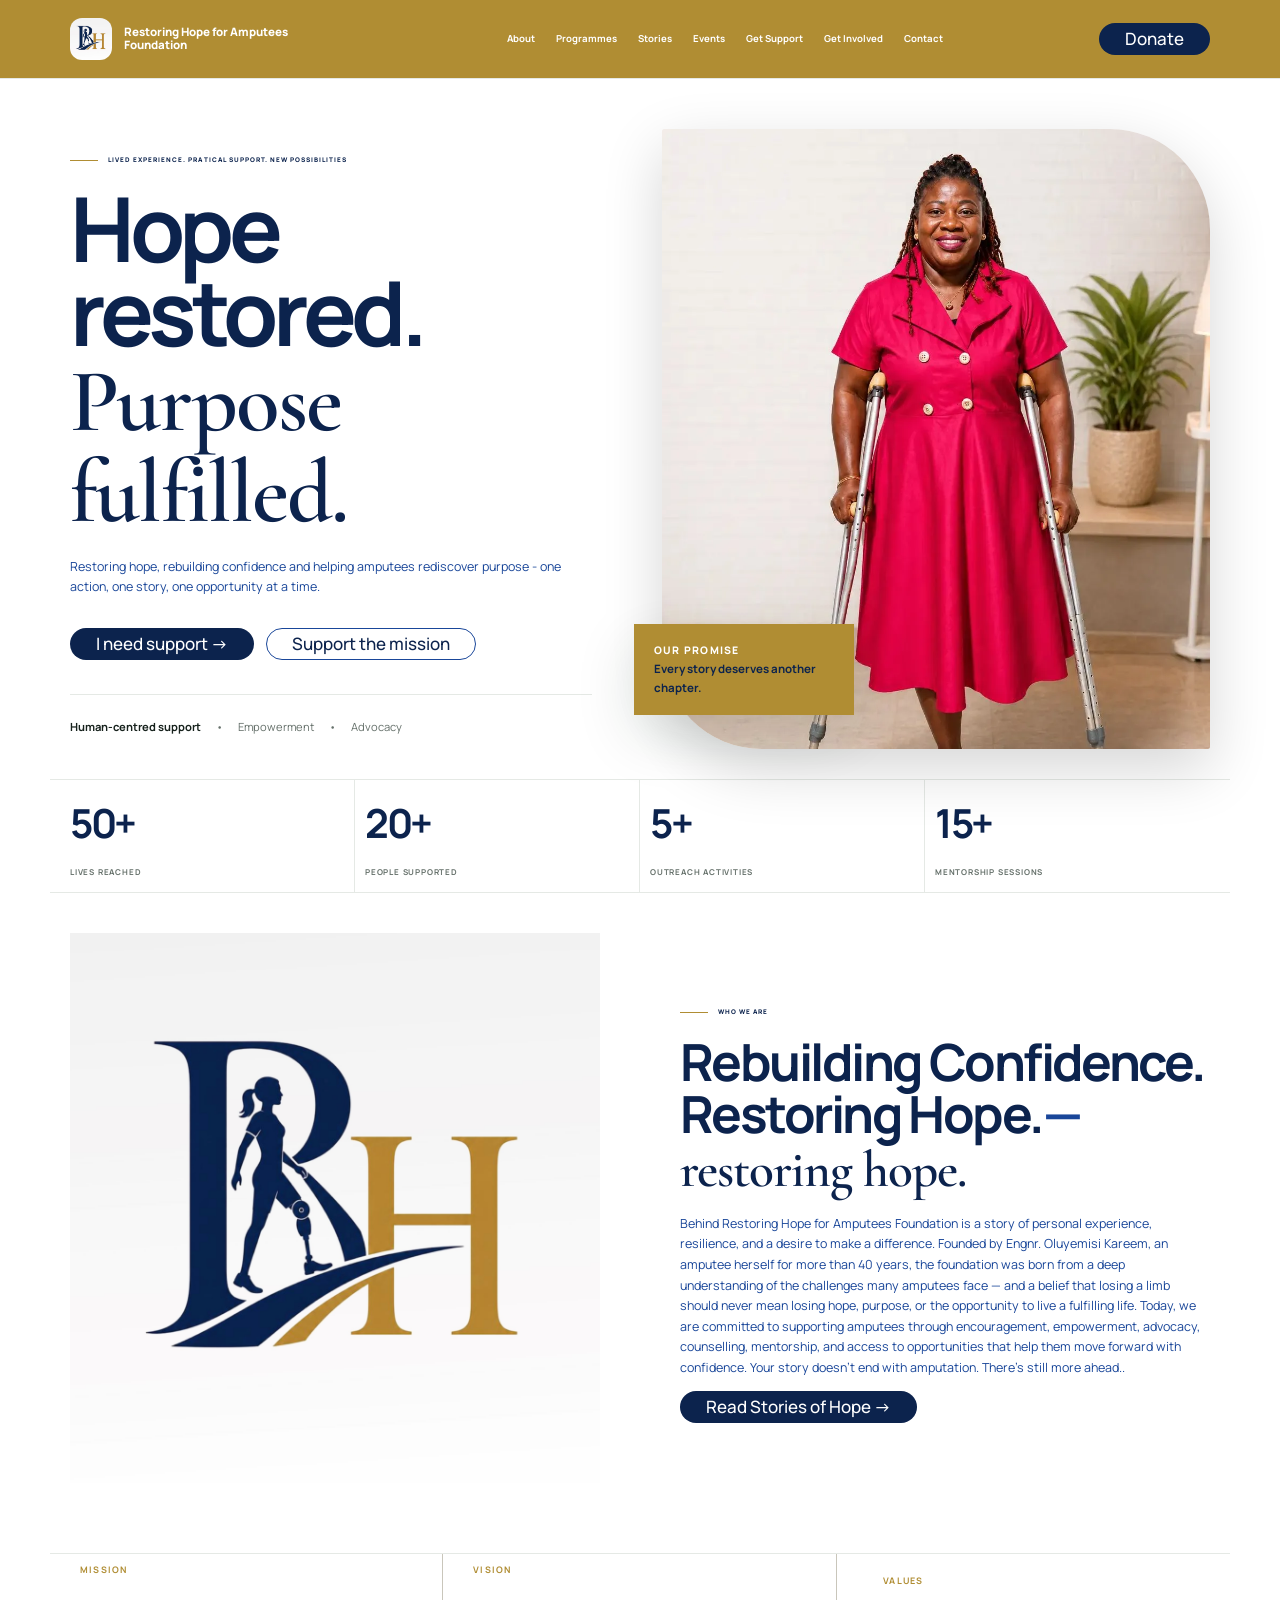
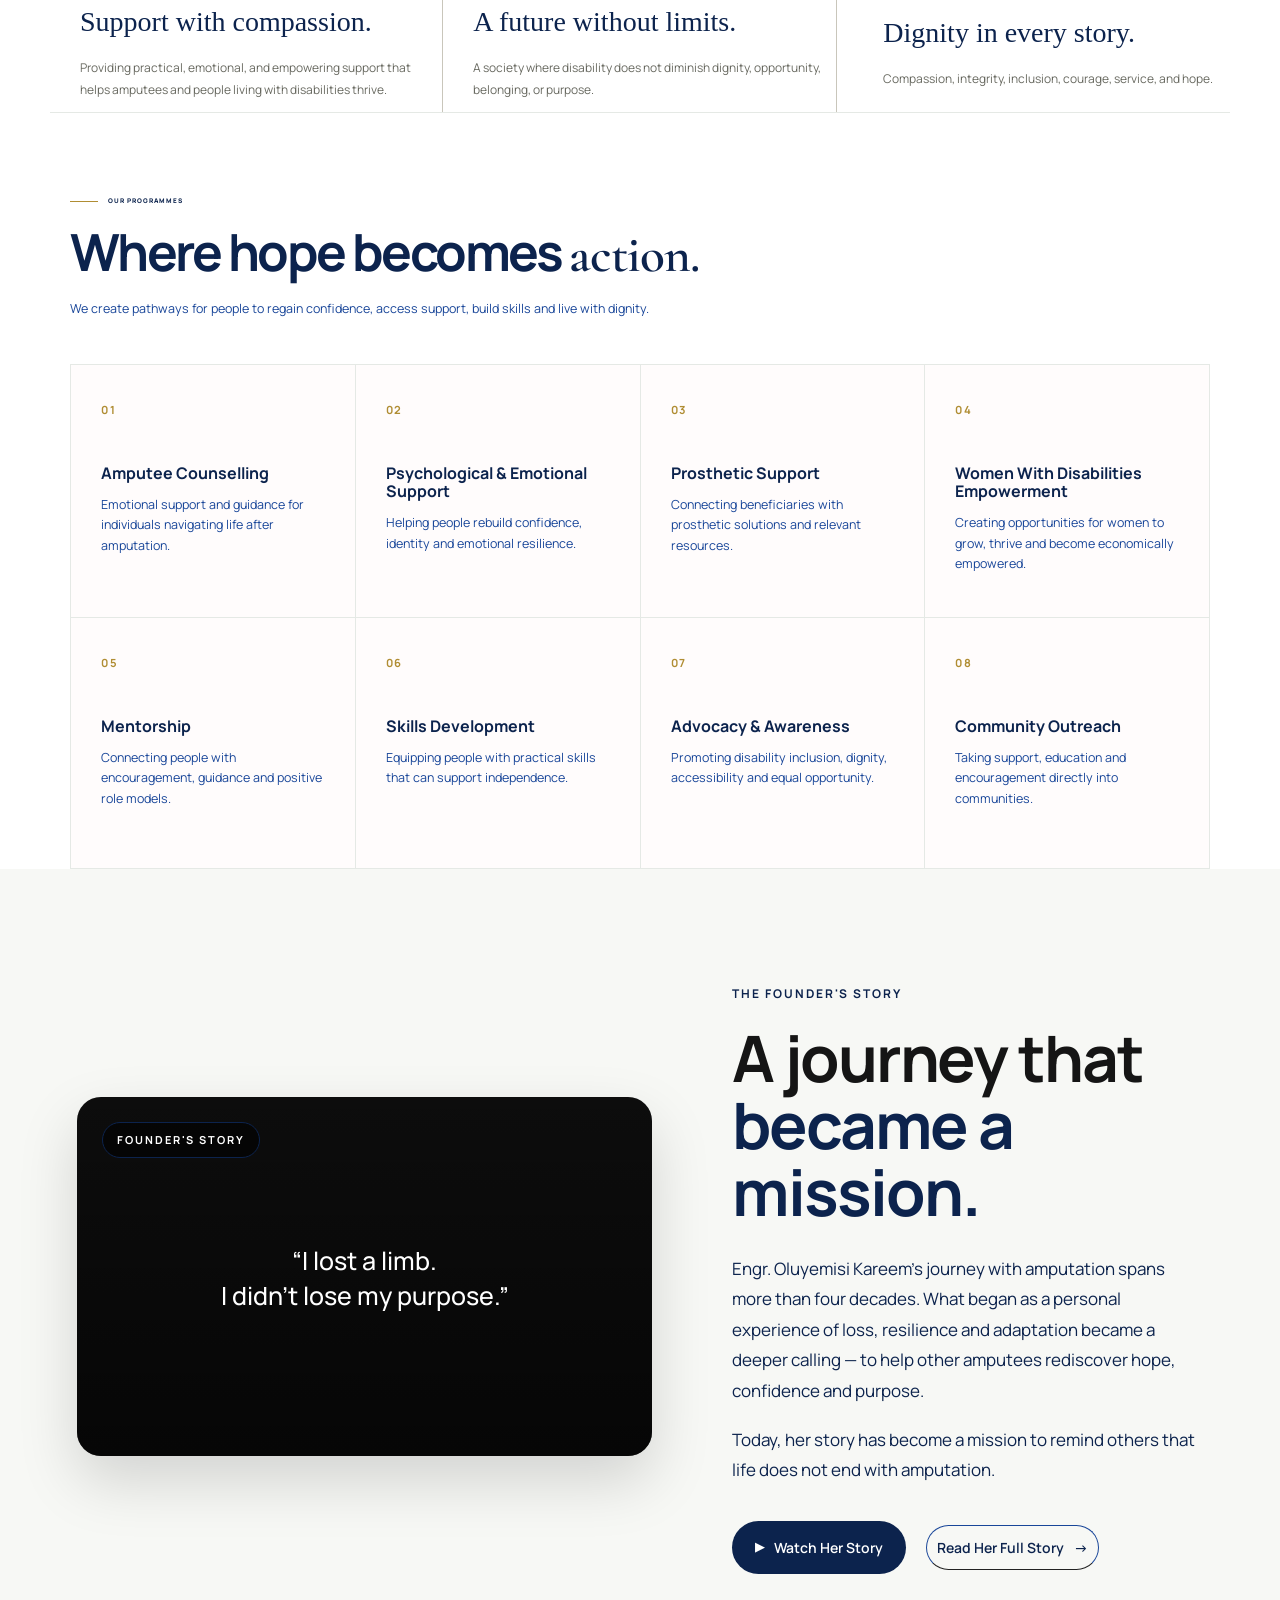
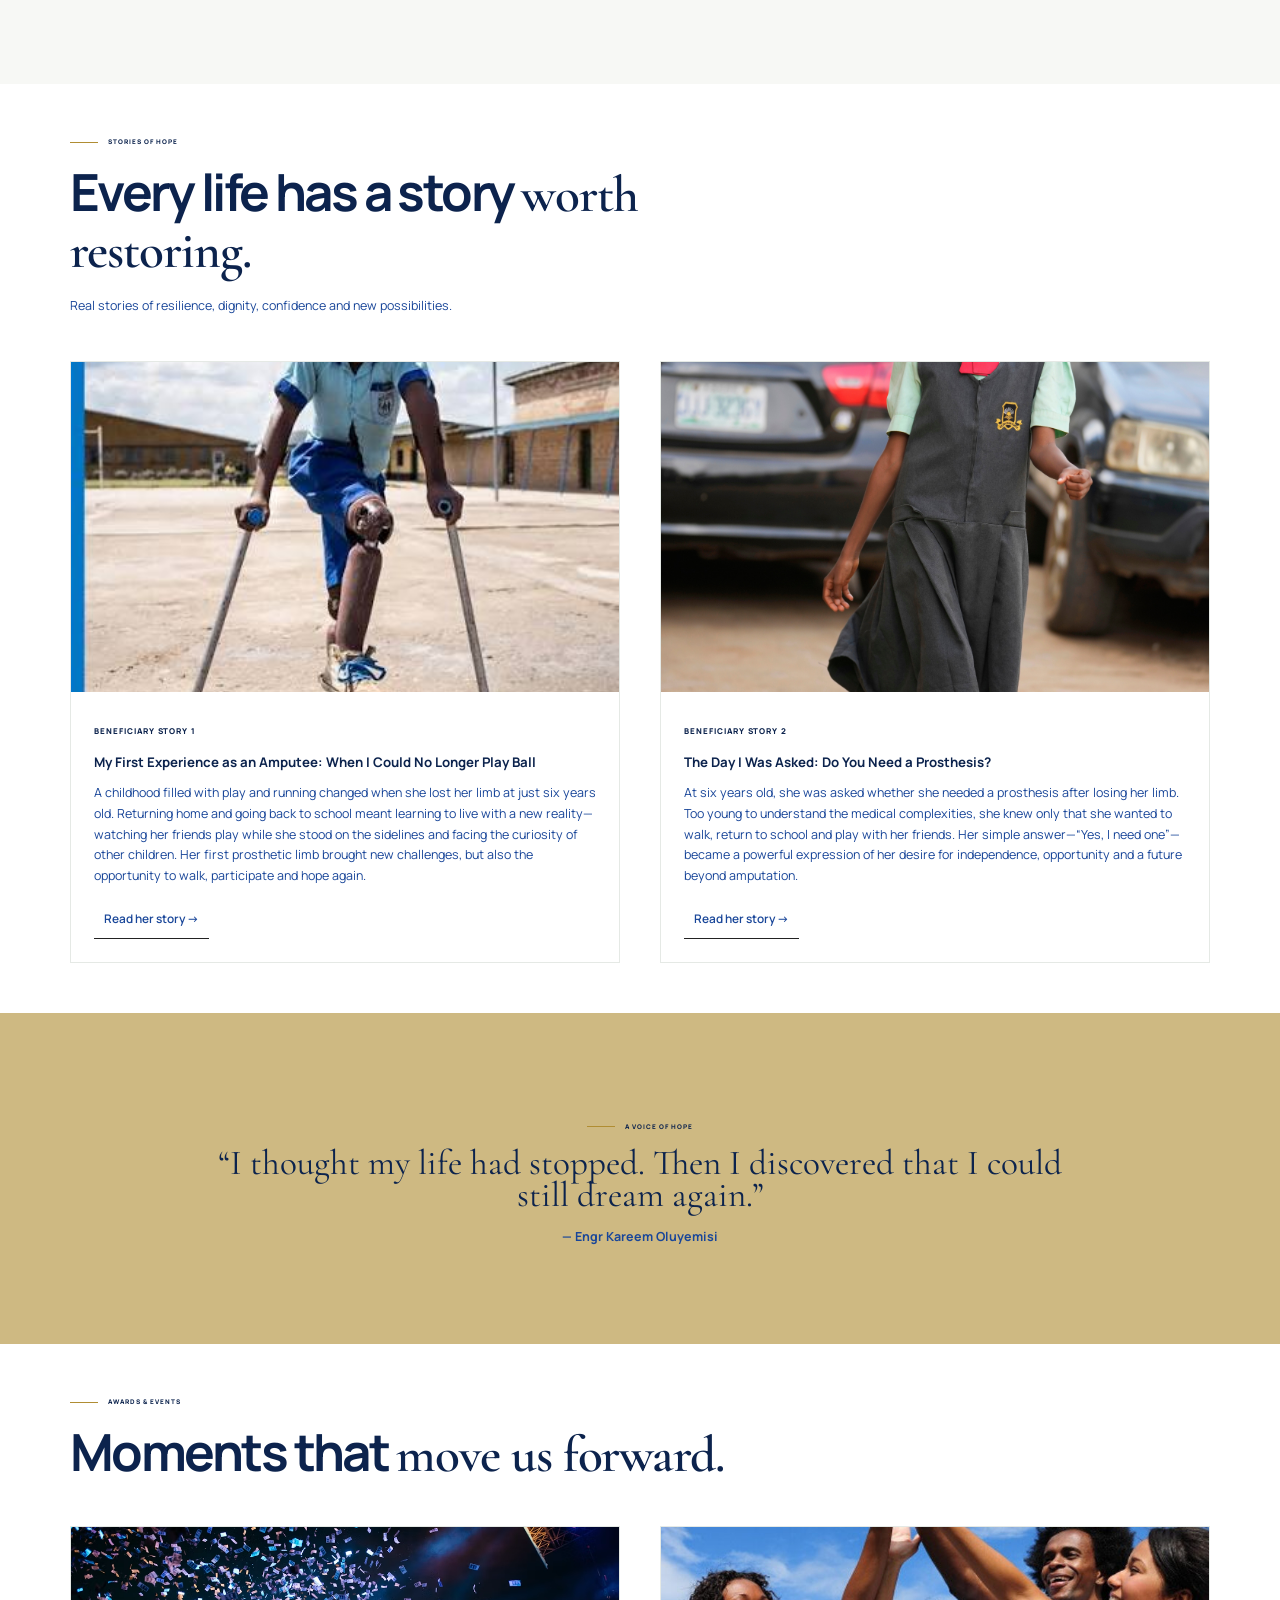
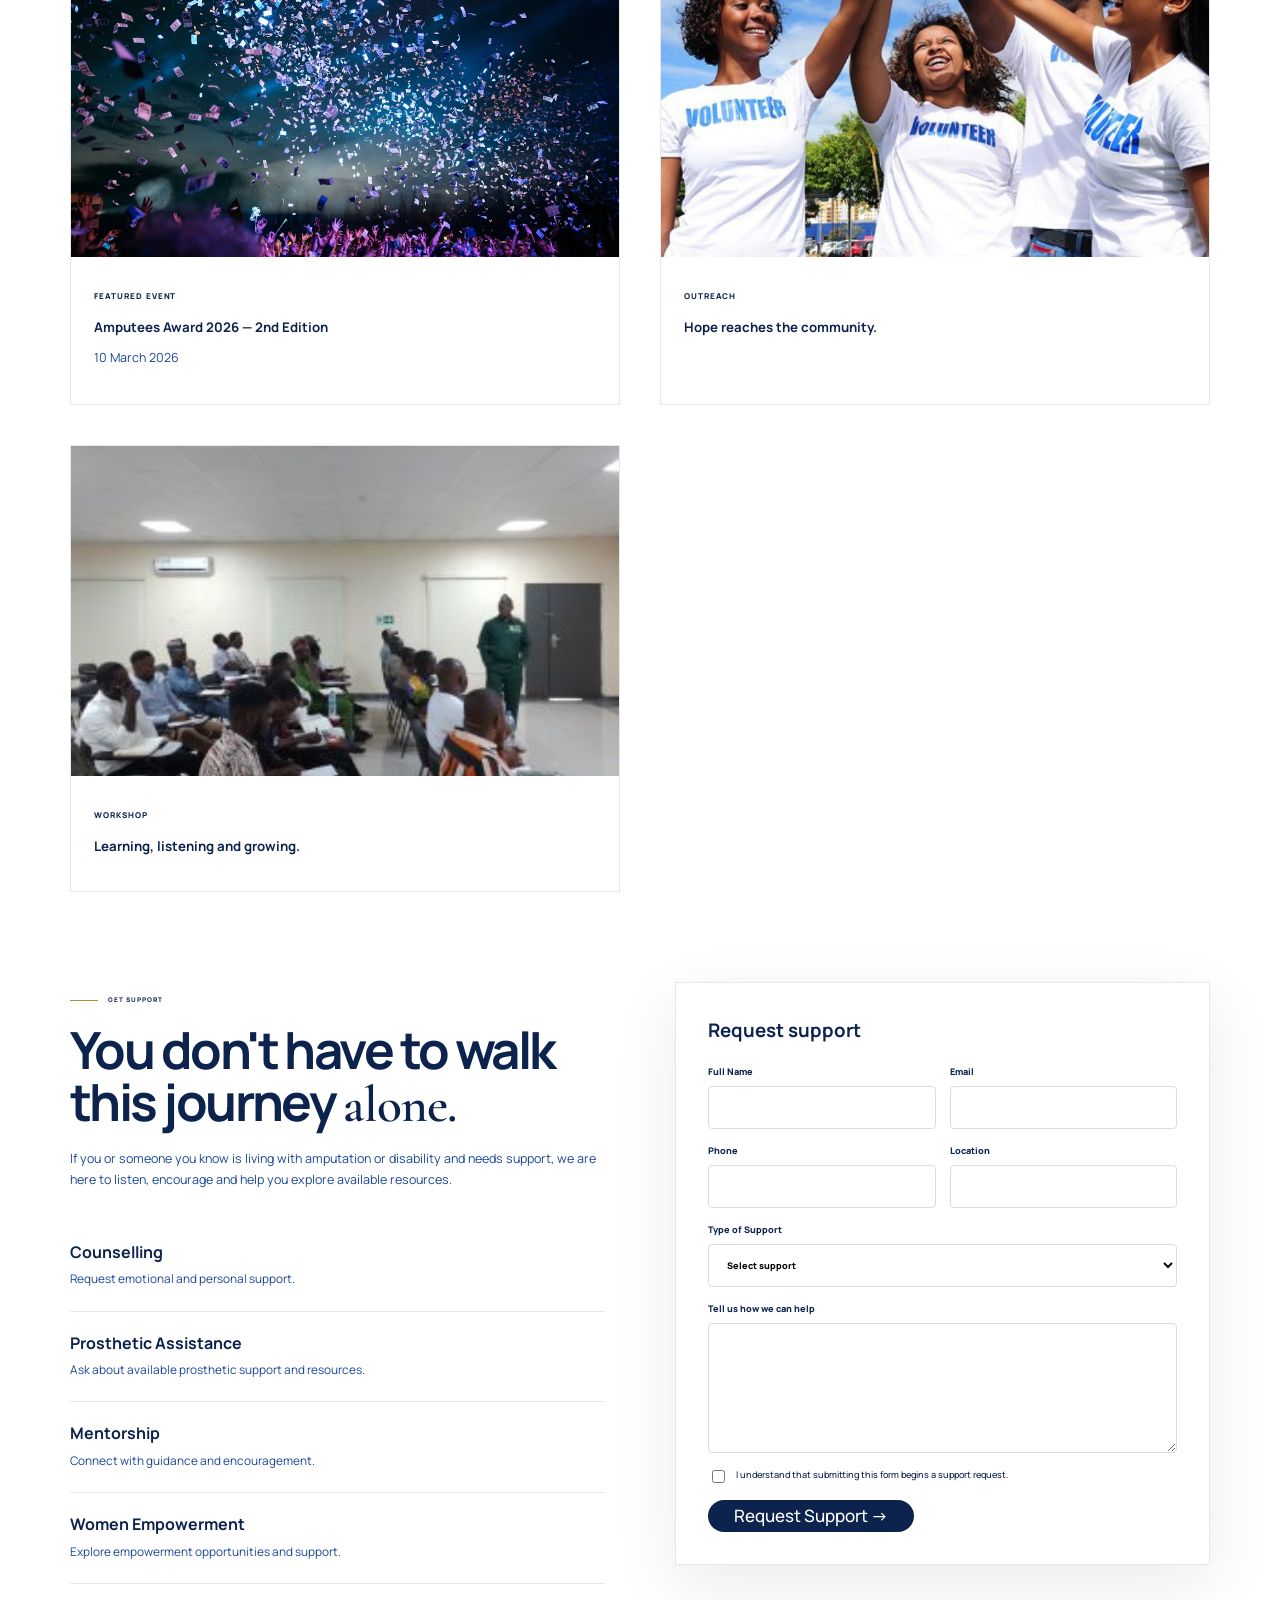
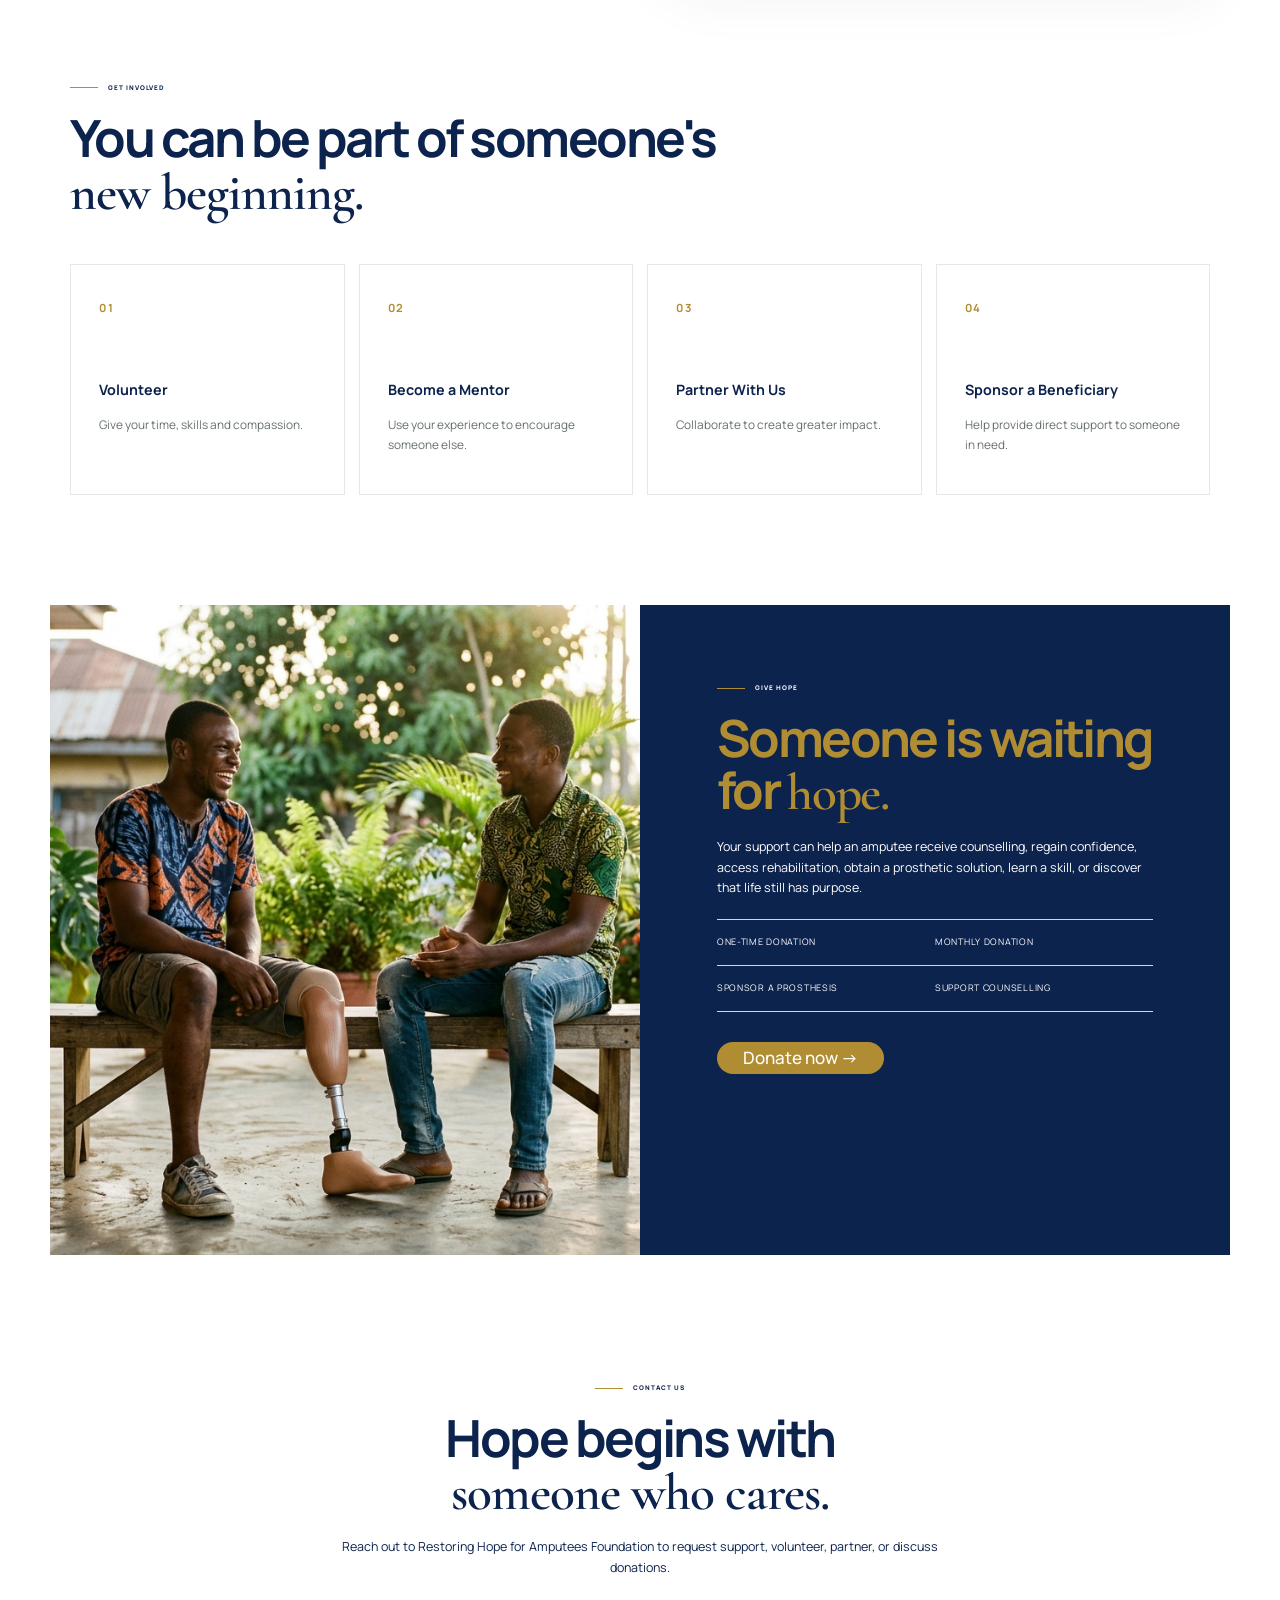
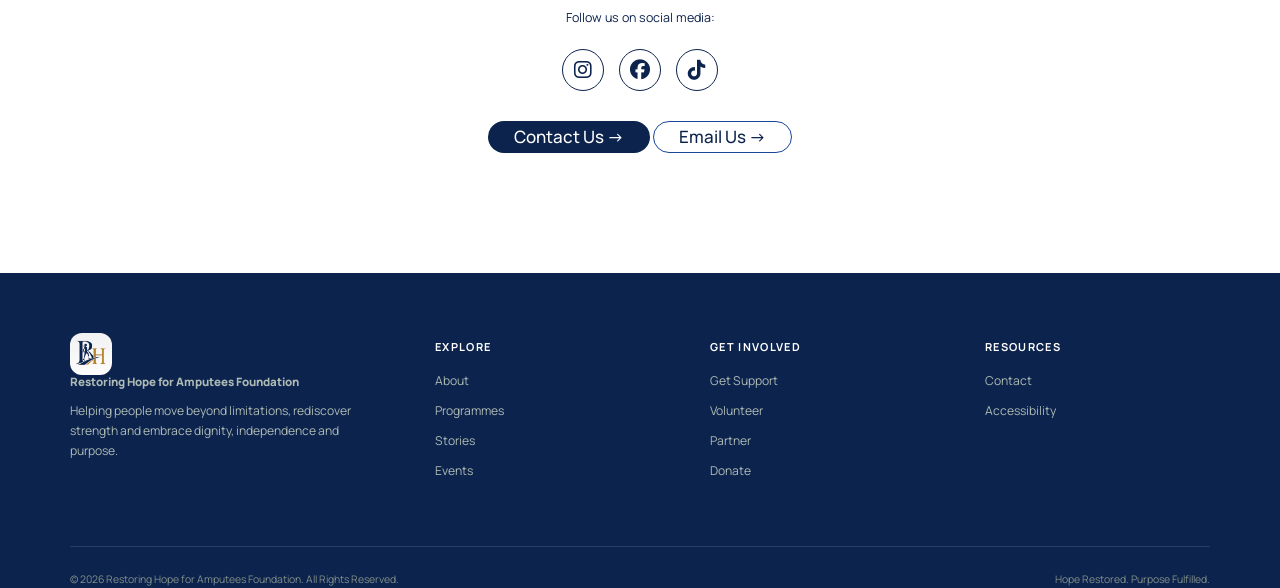
<file: index.html>
<!DOCTYPE html>
<html lang="en">
<head>
    <meta charset="UTF-8">
    <meta name="viewport" content="width=device-width, initial-scale=1.0">
    <title>Restoring-hope-for-amputees-foundation</title>
    <link rel="preconnect" href="https://fonts.googleapis.com">
    <link rel="preconnect" href="https://fonts.gstatic.com" crossorigin>
    <link href="https://fonts.googleapis.com/css2?family=Cormorant+Garamond:wght@500;600;700&family=Manrope:wght@400;500;600;700;800&display=swap" rel="stylesheet">
    <link rel="stylesheet" href="style.css">
    <script src="script.js" defer></script>
    
<link rel="stylesheet"
      href="https://cdnjs.cloudflare.com/ajax/libs/font-awesome/6.5.2/css/all.min.css">
</head>
<body>
    <!-- navbar -->
    <header class="nav">
     <div class="container nav-inner"> 
            <a class="brand" href="#home">
                <img class="brand-logo" src="logo.jpg"></img>
                <span>Restoring Hope for Amputees Foundation</span></a>
            <nav class="nav-links" id="navLinks">
             <a href="#about">About</a>
             <a href="#programmes">Programmes</a>
             <a href="#stories">Stories</a>
             <a href="#events">Events</a>
             <a href="#support">Get Support</a>
             <a href="#involved">Get Involved</a>
             <a href="#contact">Contact</a>
            </nav>
            <div class="nav-actions">
             <a class="btn btn-primary donate-btn" href="#donate">Donate</a>
             <button class="menu" id="menu" aria-label="Open navigation">☰</button>
            </div>
     </div>
    </header> 


    <main id="home">
     <!-- hero-section -->
        <section class="hero"><div class="container hero-grid">
            <div class="hero-copy reveal">
                <span class="eyebrow">lived experience. pratical support. new possibilities</span>
                <h1>Hope restored.<br><span class="serif">Purpose fulfilled.</span></h1>
                <p>Restoring hope, rebuilding confidence and helping amputees rediscover purpose - one action, one story, one opportunity at a time.</p>
                <div class="hero-actions"><a class="btn btn-primary" href="#support">I need support →</a><a class="btn btn-outline" href="#donate">Support the mission</a></div>
                <div class="hero-note"><strong>Human-centred support</strong><span>•</span><span>Empowerment</span><span>•</span><span>Advocacy</span></div></div>
                <div class="hero-media reveal"><img class="hero-image" src="hero.webp" alt="Owner">
                <div class="image-tag"><small>Our promise</small><strong>Every story deserves another chapter.</strong></div></div>
            </div>
        </section>
     <!-- impact statistics -->
        <section class="impact">
            <div class="container impact-grid">
                <div class="impact-item"><strong>50+</strong><span>Lives reached</span></div>
                <div class="impact-item"><strong>20+</strong><span>People supported</span></div>
                <div class="impact-item"><strong>5+</strong><span>Outreach activities</span></div>
                <div class="impact-item"><strong>15+</strong><span>Mentorship sessions</span></div>
            </div>
        </section>
    <!-- about us section -->
        <section class="section" id="about">
            <div class="container split">
             <img class="split-img reveal" src="logo.jpg" alt="Community members connecting">
                <div class="split-copy reveal">
                    <span class="eyebrow">Who we are</span><h2>Rebuilding Confidence. Restoring Hope.<em style="font-style: normal; color: #194699;">—</em> <span class="serif">restoring hope.</span></h2>
                    <p>Behind Restoring Hope for Amputees Foundation is a story of personal experience, resilience, and a desire to make a difference.
                    Founded by Engnr. Oluyemisi Kareem, an amputee herself for more than 40 years, the foundation was born from a deep understanding of the challenges many amputees face — and a belief that losing a limb should never mean losing hope, purpose, or the opportunity to live a fulfilling life.
                    Today, we are committed to supporting amputees through encouragement, empowerment, advocacy, counselling, mentorship, and access to opportunities that help them move forward with confidence.
                    Your story doesn't end with amputation. There's still more ahead..</p>
                    <a class="btn btn-primary" href="#stories">Read Stories of Hope →</a>
                </div>
            </div>  
        </section>
        
            <section class='purpose'>
                <div class='cards three'>
                    <article>
                        <small>Mission</small>
                        <h3>Support with compassion.</h3>
                        <p>Providing practical, emotional, and empowering support that helps amputees and people living with disabilities thrive.</p>
                    </article>
                    
                    <article>
                        <small>Vision</small>
                        <h3>A future without limits.</h3>
                        <p>A society where disability does not diminish dignity, opportunity, belonging, or purpose.</p>
                    </article>
                    
                    <article>
                        <small>Values</small>
                        <h3>Dignity in every story.</h3>
                        <p>Compassion, integrity, inclusion, courage, service, and hope.</p>
                    </article>
                </div>
            </section>

            <!-- programmes section -->
            <section class="section cream" id="programmes">
                <div class="container">
                    <div class="section-head reveal">
                        <span class="eyebrow">Our programmes</span>
                        <h2>Where hope becomes <span class="serif">action.</span></h2><p>We create pathways for people to regain confidence, access support, build skills and live with dignity.</p>
                    </div>

                    <div class="program-grid">
                        <article class="program reveal">
                            <b>01</b>
                            <h3>Amputee Counselling</h3>
                            <p>Emotional support and guidance for individuals navigating life after amputation.</p>
                        </article>
                        <article class="program reveal">
                            <b>02</b>
                            <h3>Psychological & Emotional Support</h3>
                            <p>Helping people rebuild confidence, identity and emotional resilience.</p>
                        </article>
                        <article class="program reveal">
                            <b>03</b>
                            <h3>Prosthetic Support</h3>
                            <p>Connecting beneficiaries with prosthetic solutions and relevant resources.</p>
                        </article>
                        <article class="program reveal">
                            <b>04</b>
                            <h3>Women With Disabilities Empowerment</h3>
                            <p>Creating opportunities for women to grow, thrive and become economically empowered.</p>
                        </article>
                        <article class="program reveal">
                            <b>05</b>
                            <h3>Mentorship</h3>
                            <p>Connecting people with encouragement, guidance and positive role models.</p>
                        </article>
                        <article class="program reveal">
                            <b>06</b>
                            <h3>Skills Development</h3>
                            <p>Equipping people with practical skills that can support independence.</p>
                        </article>
                        <article class="program reveal">
                            <b>07</b>
                            <h3>Advocacy & Awareness</h3>
                            <p>Promoting disability inclusion, dignity, accessibility and equal opportunity.</p>
                        </article>
                        <article class="program reveal">
                            <b>08</b>
                            <h3>Community Outreach</h3>
                            <p>Taking support, education and encouragement directly into communities.</p>
                        </article>
                    </div>
                </div>
            </section>
            <!-- founder's story  -->
        <section class="founder-story" id="founders-story">
            <div class="founder-container">
                <!-- Video Side -->
                 <div class="founder-video-wrapper">
                    <div class="founder-video">
                        <iframe
                           id="founderVideo"
                           src="https://www.youtube.com/embed/kzWHenvsl9E?enablejsapi=1"
                           title="Engr. Oluyemisi Kareem's Founder Story"
                           allow="accelerometer; autoplay; clipboard-write; encrypted-media; gyroscope; picture-in-picture; web-share"
                           allowfullscreen>
                        </iframe>

                        <!-- Video Overlay -->
                        <div class="video-overlay" id="videoOverlay">
                            <span class="video-label">FOUNDER'S STORY</span>
                            <p class="video-quote">
                                “I lost a limb.<br>
                                I didn't lose my purpose.”
                            </p>
                        </div>
                    </div>

                </div>

                <!-- Text Side -->
                <div class="founder-content">
                    <span class="section-tag"> THE FOUNDER'S STORY</span>
                    <h2>A journey that<br><span>became a mission.</span></h2>
                    <p class="founder-intro"> Engr. Oluyemisi Kareem's journey with amputation spans more than four decades. What began as a personal experience of loss, resilience and adaptation became a deeper calling — to help other amputees rediscover hope, confidence and purpose.</p>
                    <p class="founder-intro"> Today, her story has become a mission to remind others that life does not end with amputation.</p>

                    <div class="founder-actions">

                    <button class="watch-story" id="watchStory">
                    <span>▶</span>Watch Her Story
                    </button>

                    <a href="founder-story.html" target="_blank" class="btn btn-outline read-story">
                        Read Her Full Story<span>→</span>
                    </a>
                </div>
                </div>
            </div>
    </section>
            <!-- <section class="section" id="founder">
                <div class="container split">
                    <div class="split-copy reveal">
                        <span class="eyebrow">Founder's story</span><h2>A journey that became a <span class="serif">mission.</span></h2>
                        <p>Behind Restoring Hope for Amputees Foundation is a personal journey — one shaped by amputation, resilience, rediscovered purpose and a desire to help others rise again.</p>
                        <a class="btn btn-primary" href="#waiting">Read The Story →</a>
                    </div>
                    <img class="split-img reveal founder" src="VOLUNTEER.avif" alt="Community members connecting">
                </div>  
            </section> -->
            <!-- stories of hope -->
            <section class="section" id="stories">
                <div class="container">
                    <div class="section-head reveal">
                        <span class="eyebrow">Stories of hope</span>
                        <h2>Every life has a story <span class="serif">worth restoring.</span></h2>
                        <p>Real stories of resilience, dignity, confidence and new possibilities.</p>
                    </div>
                    <div class="story-grid">
                        <article class="story-card reveal">
                            <img src="story1.jpg" alt="Woman smiling">
                            <div class="card-body">
                                <small>Beneficiary Story 1</small>
                                <h3>My First Experience as an Amputee: When I Could No Longer Play Ball</h3>
                                <p>A childhood filled with play and running changed when she lost her limb at just six years old. Returning home and going back to school meant learning to live with a new reality—watching her friends play while she stood on the sidelines and facing the curiosity of other children. Her first prosthetic limb brought new challenges, but also the opportunity to walk, participate and hope again.</p>
                                <a href="#" class="read-story" data-story="story1">Read her story →</a>
                            </div>
                        </article>
                        <article class="story-card reveal">
                            <img src="sory2.jpg" alt="Woman smiling">
                            <div class="card-body">
                                <small>Beneficiary Story 2</small>
                                <h3>The Day I Was Asked: Do You Need a Prosthesis?</h3>
                                <p>At six years old, she was asked whether she needed a prosthesis after losing her limb. Too young to understand the medical complexities, she knew only that she wanted to walk, return to school and play with her friends. Her simple answer—“Yes, I need one”—became a powerful expression of her desire for independence, opportunity and a future beyond amputation.</p>
                                <a href="#" class="read-story" data-story="story2"> Read her story →</a>
                            </div>
                        </article>
                        <!-- <article class="story-card reveal">
                            <img src="https://images.unsplash.com/photo-1529390079861-591de354faf5?auto=format&fit=crop&w=800&q=85" alt="Friends supporting one another">
                            <div class="card-body">
                                <small>Community</small><h3>Finding strength together.</h3>
                            </div>
                        </article>
                        <article class="story-card reveal">
                            <img src="https://images.unsplash.com/photo-1516321497487-e288fb19713f?auto=format&fit=crop&w=800&q=85" alt="People learning together">
                            <div class="card-body">
                                <small>Empowerment</small><h3>Skills can reopen possibilities.</h3>
                            </div>
                        </article> -->
                    </div>
                </div>
            </section>
            <!-- testimonial -->
            <section class="testimonial">
                <div class="container testimonial-inner reveal">
                    <span class="eyebrow">A voice of hope</span>
                    <blockquote>“I thought my life had stopped. Then I discovered that I could still dream again.”</blockquote>
                    <strong>— Engr Kareem Oluyemisi</strong>
                </div>
            </section>
            <!-- Events and awards -->
            <section class="section" id="events"><div class="container"><div class="section-head reveal"><span class="eyebrow">Awards & events</span><h2>Moments that <span class="serif">move us forward.</span></h2></div>
                <div class="event-grid">
                    <article class="event-card reveal">
                        <img src="awards.avif" alt="Community event">
                        <div class="card-body">
                            <small>Featured event</small>
                            <h3>Amputees Award  2026 — 2nd Edition</h3>
                            <p>10 March 2026</p>
                        </div>
                    </article>
                    <article class="event-card reveal">
                        <img src="vol.jpg" alt="Volunteers">
                        <div class="card-body">
                            <small>Outreach</small>
                            <h3>Hope reaches the community.</h3>
                        </div>
                    </article>
                    <article class="event-card reveal">
                        <img src="conference.jpg">
                        <div class="card-body">
                            <small>Workshop</small>
                            <h3>Learning, listening and growing.</h3>
                        </div>
                    </article>
                </div>
            </div>
        </section>
        <!-- get support -->
         <section class="section cream" id="support">
            <div class="container support-grid">
                <div class="section-head reveal">
                    <span class="eyebrow">Get support</span>
                    <h2>You don't have to walk this journey <span class="serif">alone.</span></h2>
                    <p class="muted">If you or someone you know is living with amputation or disability and needs support, we are here to listen, encourage and help you explore available resources.</p>
                    <div class="support-list">
                        <div><b>Counselling</b><p>Request emotional and personal support.</p></div>
                        <div><b>Prosthetic Assistance</b><p>Ask about available prosthetic support and resources.</p></div>
                        <div><b>Mentorship</b><p>Connect with guidance and encouragement.</p></div>
                        <div><b>Women Empowerment</b><p>Explore empowerment opportunities and support.</p></div>
                    </div>
                </div>
                <form class="form-card reveal" id="supportForm">
                    <h3>Request support</h3>
                    <div class="form-row">
                        <label>Full Name<input required name="name"></label>
                        <label>Email<input required type="email" name="email"></label>
                    </div>
                    <div class="form-row">
                        <label>Phone<input name="phone" type="tel" required></label>
                        <label>Location<input name="location" required></label>
                    </div>
                    <label>Type of Support<select required name="type"><option value="">Select support</option><option>Counselling</option><option>Prosthetic Assistance</option><option>Mentorship</option><option>Women Empowerment</option></select></label>
                    <label>Tell us how we can help<textarea required name="message"></textarea></label>
                    <label class="check"><input type="checkbox" required> I understand that submitting this form begins a support request.</label>
                    <button class="btn btn-primary" type="submit">Request Support →</button>
                </form>
            </div>
        </section>

         <!-- support and donate -->
        <section class="section" id="involved">
            <div class="container">
                <div class="section-head reveal">
                    <span class="eyebrow">Get involved</span>
                    <h2>You can be part of someone's <span class="serif">new beginning.</span></h2>
                </div>
                <div class="involve-grid">
                    <article class="involve reveal">
                                <b>01</b><h3>Volunteer</h3>
                                <p>Give your time, skills and compassion.</p>
                            </article>
                            <article class="involve reveal">
                                <b>02</b><h3>Become a Mentor</h3>
                                <p>Use your experience to encourage someone else.</p>
                            </article>
                            <article class="involve reveal">
                                <b>03</b>
                                <h3>Partner With Us</h3>
                                <p>Collaborate to create greater impact.</p>
                            </article>
                            <article class="involve reveal">
                                <b>04</b>
                                <h3>Sponsor a Beneficiary</h3>
                                <p>Help provide direct support to someone in need.</p>
                            </article>
                        </div>
                    </div>
                </section>

        <section id='donate' class='donate section'>
            <div class='donate-photo'>
            <img src="group.jpeg" alt="group">
            </div>
            <div class="donatee">
                <span class='eyebrow san'>Give hope</span>
                <h2>Someone is waiting<br>for <span class="serif">hope.</span></h2>
                <p>Your support can help an amputee receive counselling, regain confidence, access rehabilitation, obtain a prosthetic solution, learn a skill, or discover that life still has purpose.</p>
                <div class='options'><span>One-time donation</span><span>Monthly donation</span><span>Sponsor a prosthesis</span><span>Support counselling</span></div>
                <a class="btn btn-primary re" href="#contact">Donate now →</a>
            </div>
        </section>
        
        <section id='contact' class='closing'>
            <div>
            <span class="eyebrow">Contact Us</span>
            <h2>Hope begins with<br><span class="serif">someone who cares.</span></h2>
            <p>Reach out to Restoring Hope for Amputees Foundation to request support, volunteer, partner, or discuss donations.</p>
            <div class="social-links">
                <p>Follow us on social media:</p>

            <div class="social-icons">
                <a href="https://www.instagram.com/restoringhopeforamputeesfoundation/"
                    target="_blank"
                    aria-label="Instagram">
                    <i class="fa-brands fa-instagram"></i>
                </a>

                <a href="https://www.facebook.com/restoringhopeforamputeesfoundation/"
                    target="_blank"
                    aria-label="Facebook">
                    <i class="fa-brands fa-facebook"></i>
                </a>

                <a href="https://www.tiktok.com/@restoringhopeforamputees/"
                    target="_blank"
                    aria-label="TikTok">
                    <i class="fa-brands fa-tiktok"></i>
                </a>
              </div>
            </div>
                <a class='btn btn-primary' href='tel:+2348164560170'>Contact Us →</a>
                <a class='btn btn-outline' href='mailto:restoringhopeforamputees@gmail.com'>Email Us →</a>
            </div>
        </section>
    </main>
        <footer class="footer">
            <div class="container footer-grid"><div>
                <a class="brand" href="#home">
                    <img class="brand-logo" src="logo.jpg"></img>
                    <span>Restoring Hope for Amputees Foundation</span>
                </a>
                <p>Helping people move beyond limitations, rediscover strength and embrace dignity, independence and purpose.</p>
            </div>
            <div>
                <h4>Explore</h4>
                <a href="#about">About</a>
                <a href="#programmes">Programmes</a>
                <a href="#stories">Stories</a>
                <a href="#events">Events</a>
            </div>
            <div>
                <h4>Get involved</h4>
                <a href="#support">Get Support</a>
                <a href="#involved">Volunteer</a>
                <a href="#involved">Partner</a>
                <a href="#donate">Donate</a>
            </div>
            <div>
                <h4>Resources</h4>
                <a href="#contact">Contact</a>
                <a href="#contact">Accessibility</a>
            </div>
        </div>
        <div class="container footer-bottom">
            <span>© 2026 Restoring Hope for Amputees Foundation. All Rights Reserved.</span>
            <span>Hope Restored. Purpose Fulfilled.</span>
        </div>
    </footer>
    <!-- =========================
     BENEFICIARY STORY POPUPS
========================= -->

<div class="story-modal" id="storyModal">

    <div class="story-modal-content">

        <!-- Close button -->
        <button
            class="story-modal-close"
            id="storyModalClose"
            aria-label="Close story">
            &times;
        </button>


        <!-- =========================
             BENEFICIARY STORY 1
        ========================== -->

        <article class="full-story" id="story1">

            <span class="eyebrow">
                Beneficiary Story 1
            </span>

            <h2>
                My First Experience as an Amputee:
                When I Could No Longer Play Ball
            </h2>

            <div class="story-text">

                <!-- PUT STORY 1 HERE -->

                <p>

                I was only six years old when my life changed forever.
                Before then, I was an active child. I loved playing ball, running around with my mates, and doing the things children naturally do. I was full of energy. I never imagined that one day, something would happen that would change the way I moved, played, and saw myself.
                Then I lost my limb.
                At six years old, I was too young to fully understand what amputation meant. I only knew that something had changed. After spending time in the hospital and eventually being discharged, I returned home—but home no longer felt exactly the same.
                I remember seeing my mates playing ball.
                That was one of the hardest things for me.
                Before my amputation, I could run after the ball. I could join them. I could play and laugh without thinking about my body.
                Now, I could only stand there and watch.
                I would look at my mates running around, playing the game I loved so much, and deep inside me I wished I could join them.
                Sometimes, I wondered, “Why can’t I play like them anymore?”
                I was still a child, but I was already beginning to understand that my life was different.
                Then I returned to school.
                That was another experience I will never forget.
                I became the talk of everybody.
                Children are naturally curious. Some stared at me. Some asked questions. Some wanted to know what had happened to my leg. Others simply looked at me because I was different from what they were used to seeing.
                As a six-year-old child, I didn’t have the words to explain everything I was feeling.
                I just knew that people were looking at me.
                I wanted to be treated like every other child.
                I wanted to play.
                I wanted to run.
                I wanted to laugh with my friends without being reminded that I was different.
                Then came my first experience with a prosthetic limb.
                At first, I thought the prosthesis would simply give me back everything I had lost.
                I thought, “Now I can walk normally again. Now I can play ball again.”
                But I soon discovered that using a prosthetic limb was not as easy as I imagined.
                I had to learn how to stand with it.
                I had to learn how to balance.
                I had to learn how to walk again.
                There were moments when it felt uncomfortable. There were moments when I struggled. There were moments when I wanted to give up.
                But slowly, something began to change.
                </p>

                <p>
                I started learning.
                Step by step.
                Day by day.
                The prosthesis did not erase the fact that I had lost my limb, but it gave me something very important:the opportunity to become mobile again.
                It gave me hope.
                Looking back today, I realize that my journey did not begin with confidence.
                It began with confusion.
                It began with watching other children play while I stood on the sidelines.
                It began with being stared at in school.
                It began with learning to accept a body that had suddenly become different.
                But that little six-year-old girl did not know what the future held.
                She did not know that decades later, her experience would become part of a mission to encourage other amputees.
                She did not know that the pain she experienced would eventually become a source of compassion for others.
                Today, when I look back at that little girl, I don’t see weakness.
                I see courage.I see a child who had to adapt to something she never asked for.
                I see a survivor.
                And most importantly, I see the beginning of a journey that would eventually lead me to say to another amputee:
                “Your life has changed, but your life is not over.”
                That is one of the reasons I founded Restoring Hope for Amputees Foundation.
                Because I know what it feels like to watch others do what you once did.
                I know what it feels like to be the child everyone is talking about.I know what it feels like to wonder whether you will ever feel normal again.
                And I want other amputees, especially children, to know that their story does not end with amputation.
                There can be life after limb loss.There can be confidence after fear.There can be purpose after pain.
                There can be hope after amputation.<br>
                <b>Hope Restored. Purpose Fulfilled.</b>
                </p>

            </div>

        </article>


        <!-- =========================
             BENEFICIARY STORY 2
        ========================== -->

        <article class="full-story" id="story2">

            <span class="eyebrow">
                Beneficiary Story 2
            </span>

            <h2>
                The Day I Was Asked:
                Do You Need a Prosthesis?
            </h2>

            <div class="story-text">

                <!-- PUT STORY 2 HERE -->

                <p>
                   After my amputation, I thought the hardest part of my journey was over.I was wrong.
                   I was only six years old, and I was still trying to understand what had happened to me. I had lost a limb, and in my young mind, I kept hoping that somehow my leg would come back.
                   I remember being asked by the medical team whether I needed a prosthesis.At first, I did not fully understand the question.I was a child.
                   I didn’t understand the medical terminology. I didn’t understand what a prosthesis could or could not do. What I understood was simple: I wanted to move.
                   I wanted to walk.I wanted to go back to school.I wanted to play with my friends.I wanted to be able to move around without constantly depending on someone.
                   And so, when I was asked whether I needed a prosthesis, my answer was simple:Yes, I need one.But there was a problem.There was an argument about whether a child as young as I was should be given a prosthesis. At that time, the thinking was that children were too young to use prosthetic limbs, and there were concerns about making one for me.
                   I was caught in the middle of a discussion I was too young to understand.But I understood one thing very clearly:I could not have my leg back.That realization broke something inside me.
                   Until then, perhaps a small part of me still hoped that my leg would somehow return. When I finally understood that it was gone permanently, I felt devastated.I was just six years old.
                   How do you explain forever to a six-year-old?
                   How do you tell a child that something she once took for granted—running, jumping, playing ball, walking freely—has changed forever?I couldn’t understand why this had happened to me.I couldn’t understand why I couldn’t simply get my leg back.
                   And now I was being asked about a prosthesis.
                   I remember thinking that if having a prosthesis could help me move around, then maybe that was the answer.
                   Maybe it could help me get back some of what I had lost.
                   Maybe I could walk again.
                   Maybe I could return to school and feel like every other child.
                   Maybe I could play again.
                   I didn’t know then that a prosthesis was not going to magically restore the leg I had lost.
                   I didn’t know that learning to use one would require patience, training, adjustment and determination.
                   I only knew that I wanted to move.
                   Looking back today, I realize that my answer as a six-year-old was more profound than I understood at the time.
                </p>
                <p>
                    I was not simply asking for an artificial limb.
                   I was asking for an opportunity.
                   An opportunity to be independent.
                   An opportunity to participate.
                   An opportunity to go to school.
                   An opportunity to play.
                   An opportunity to live.
                   That experience stayed with me.
                   Today, decades later, I understand why access to appropriate prosthetic care is so important, especially for children who lose a limb.
                   A child should not be defined by what they have lost.
                   A child should be given the opportunity to discover what they can still become.
                   My journey began with loss.
                   It continued with questions, disappointment and uncertainty.
                   But eventually, it became a journey of hope.
                   And that is why the work of Restoring Hope for Amputees Foundation is so personal to me.Because I remember being that six-year-old child.
                   I remember wanting to move.
                   I remember wanting to play.
                   I remember wanting to be like everyone else.
                   And today, I want to tell every child who has lost a limb:
                   You may have lost a limb, but you have not lost your ability to dream.
                   Your journey may be different.
                   Your journey may be difficult.
                   But your future can still be meaningful.
                   There is hope after amputation.
                   <br><b>
                   Hope Restored. Purpose Fulfilled.
                   </b>
                </p>

            </div>

        </article>

    </div>

</div>


    <div class="toast" id="toast" role="status" aria-live="polite"></div>
</body>
</html>
</file>
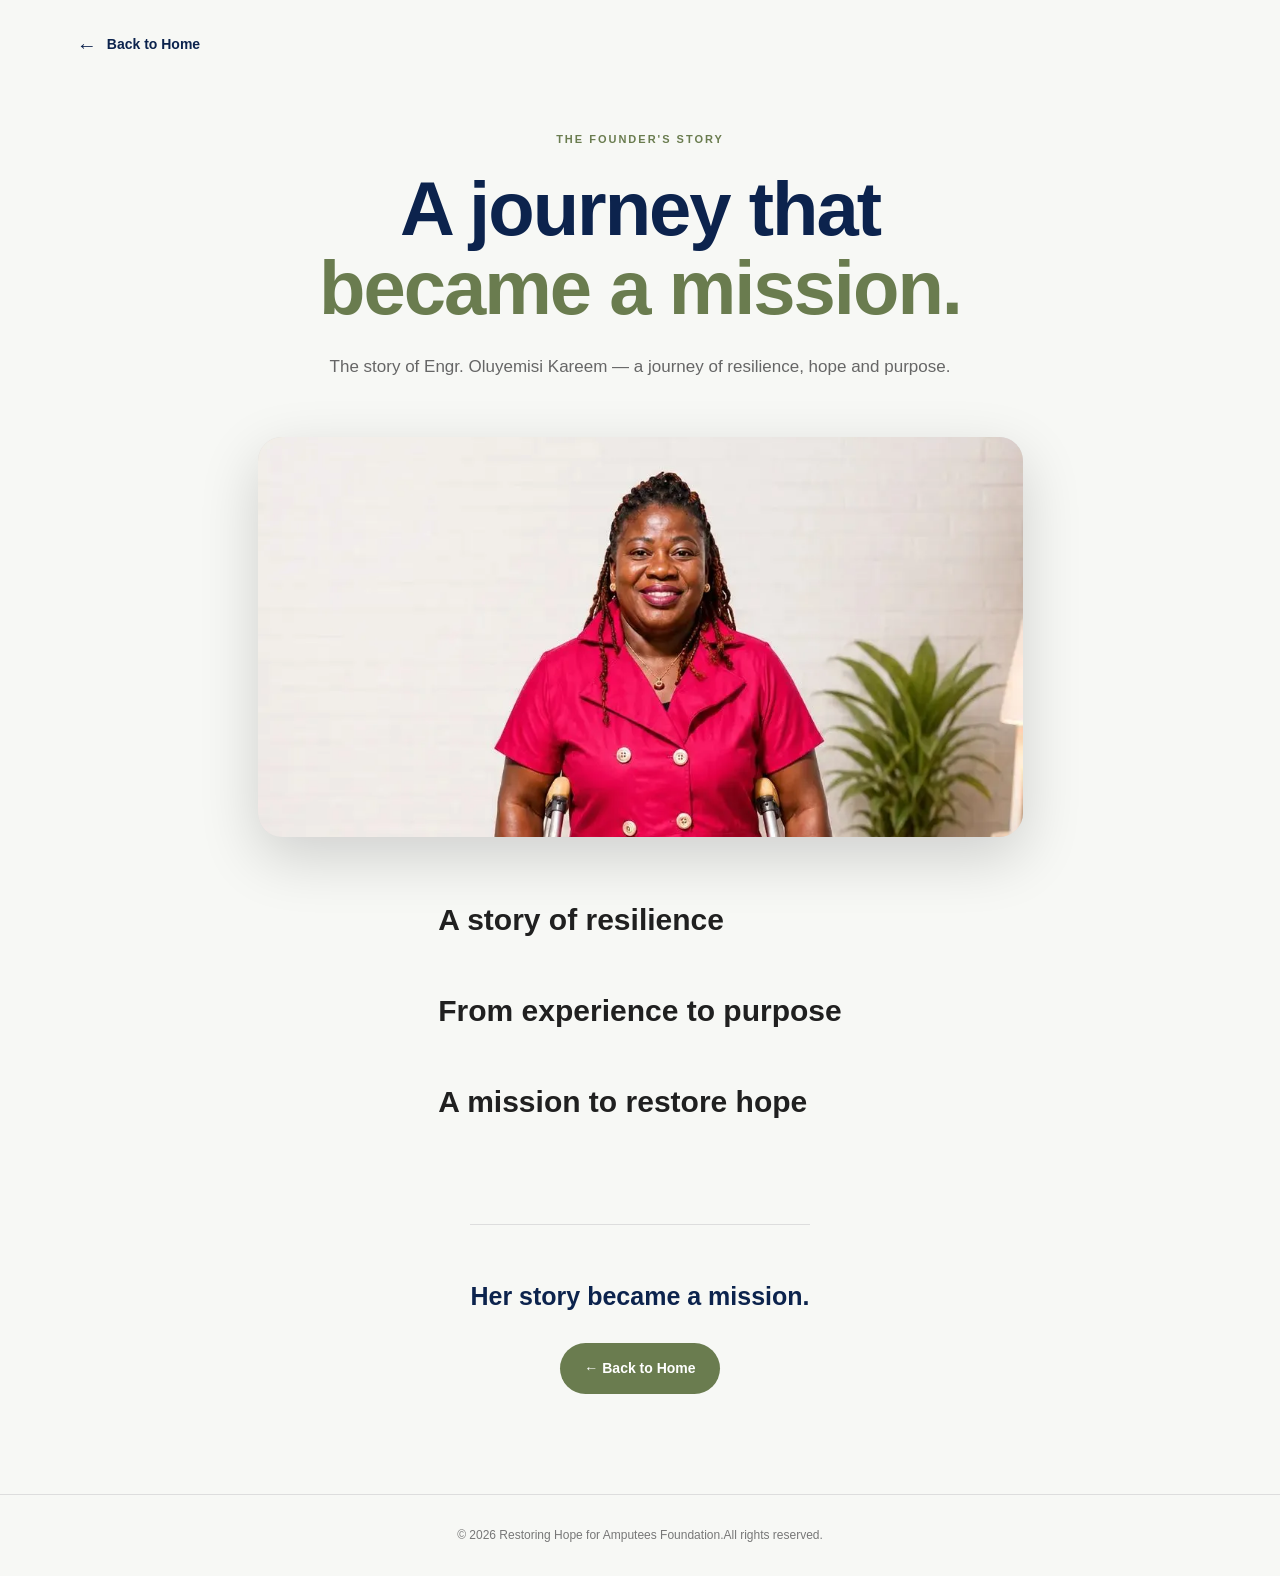
<file: founder-story.html>
<!DOCTYPE html>    
<html lang="en">    
<head>    
    <meta charset="UTF-8">
    <meta name="viewport" content="width=device-width, initial-scale=1.0">    
    <title>Our Founder's Story | Restoring Hope for Amputees Foundation</title>    
    <meta name="description" content="Read the story of Engr. Oluyemisi Kareem and the journey that led to the creation of Restoring Hope for Amputees Foundation.">    
    <meta name="robots" content="index, follow">    
    <link rel="canonical" href="https://oluwatofunmi-samuel.github.io/restoringhope4amputeesfoundation/founder-story.html">    
</head>
<style>
    /* Reset*/
*{
margin: 0;
padding: 0;
box-sizing: border-box;
}


html {
scroll-behavior: smooth;
}

body {
font-family: Arial, sans-serif;
background: #f7f8f5;
color: #0c234d;
line-height: 1.7;
}

/* =========================
HEADER
========================= */

.story-header {
width: 100%;
padding: 28px 6%;
color: #0c234d;
max-width: 1400px;    
margin: 0 auto;

}

.back-home {
display: inline-flex;
align-items: center;
gap: 10px;

color: #0c234d;    
text-decoration: none;    

font-size: 14px;    
font-weight: 600;    

transition: gap 0.3s ease;

}

.back-home span {
font-size: 20px;
}

.back-home:hover {
gap: 15px;
}

/* =========================
MAIN
========================= */

.story-page {
padding: 40px 6% 100px;
}

.story-container {
    display: flex;
    flex-direction: column;
    align-items: center;
    justify-content: center;
    max-width: 900px;
    margin: 0 auto;
}

/* =========================
INTRO
========================= */

.story-intro {
text-align: center;
margin-bottom: 55px;
}

.story-label {
font-size: 11px;
font-weight: 700;

letter-spacing: 2px;    

color: #6a7c4f;    

margin-bottom: 20px;

}

.story-intro h1 {
font-size: clamp(42px, 7vw, 76px);

line-height: 1.05;    

letter-spacing: -2px;    

font-weight: 700;    

margin-bottom: 25px;

}

.story-intro h1 span {
display: block;
color: #6a7c4f;
}

.story-subtitle {
max-width: 650px;
margin: 0 auto;

font-size: 17px;    

color: #666;

}

/* =========================
FOUNDER IMAGE
========================= */

.founder-image {
    height:400px;
    width:85%;
    object-fit:cover;
    object-position:top;
    box-shadow:0 20px 60px rgba(0, 0, 0, 0.164);
    margin-bottom: 65px;    
    border-radius: 24px;    
    overflow: hidden;    
    background: #ddd;
}

.founder-image img {
width: 100%;
height: auto;

display: block;    

object-fit: cover;

}

/* =========================
STORY CONTENT
========================= */

.story-content {
max-width: 720px;
margin: 0 auto;
}

.story-content h2 {
font-size: 30px;

line-height: 1.2;    

margin: 55px 0 20px;    

color: #202020;

}

.story-content h2:first-child {
margin-top: 0;
}

.story-content p {
font-size: 17px;

line-height: 1.9;    

color: #555;    

margin-bottom: 24px;

}

/* =========================
ENDING
========================= */

.story-ending {
text-align: center;

margin-top: 80px;    

padding-top: 50px;    

border-top: 1px solid #ddd;

}

.story-ending p {
font-size: 25px;

font-weight: 600;    

margin-bottom: 25px;

}

.back-home-button {
display: inline-flex;

align-items: center;    

padding: 14px 24px;    

border-radius: 50px;    

background: #6a7c4f;    

color: white;    

text-decoration: none;    

font-size: 14px;    

font-weight: 600;    

transition:    
    transform 0.3s ease,    
    background 0.3s ease;

}

.back-home-button:hover {
transform: translateY(-2px);

background: #56663f;

}

/* =========================
FOOTER
========================= */

.story-footer {
text-align: center;

padding: 30px 6%;    

border-top: 1px solid #ddd;    

color: #777;    

font-size: 12px;

}

/* =========================
MOBILE
========================= */

@media (max-width: 600px) {

.story-header {    
    padding: 22px 5%;    
}    

.story-page {    
    padding: 30px 5% 70px;    
}    

.story-intro {    
    margin-bottom: 40px;    
}    

.story-intro h1 {    
    font-size: 43px;    
    letter-spacing: -1.5px;    
}    

.story-subtitle {    
    font-size: 15px;    
}    

.founder-image {    
    border-radius: 16px;    

    margin-bottom: 45px;    
}    

.story-content h2 {    
    font-size: 26px;    

    margin-top: 45px;    
}    

.story-content p {    
    font-size: 16px;    

    line-height: 1.8;    
}    

.story-ending {    
    margin-top: 60px;    
}

}
</style>
<body>    <!-- =========================    
     BACK TO HOME    
========================== -->    

<header class="story-header">    

    <a href="index.html" class="back-home">    
        <span>←</span>    
        Back to Home    
    </a>    

</header>    


<!-- =========================    
     FOUNDER STORY    
========================== -->    

<main class="story-page">    
    <div class="story-container">    
        <!-- Introduction -->    
        <div class="story-intro">    
            <p class="story-label"> THE FOUNDER'S STORY </p>    
            <h1>A journey that <span>became a mission.</span></h1>    
            <p class="story-subtitle"> The story of Engr. Oluyemisi Kareem — a journey of resilience, hope and purpose.</p>    
        </div>    

        <!-- Founder Image -->    
        <div class="founder-image">    
            <img src="hero.webp " alt="Engr. Oluyemisi Kareem, founder of Restoring Hope for Amputees Foundation">    
        </div>    

        <!-- Story -->  
        <article class="story-content">    
            <h2>A story of resilience</h2>    
            <p> <!-- PUT THE ACTUAL FOUNDer's STORY HERE --></p>    
            <p>    <!-- CONTINUE THE STORY HERE --> </p>    
            <p>   <!-- CONTINUE THE STORY HERE -->  </p>    
            <h2> From experience to purpose </h2>    
            <p>    <!-- PUT THE NEXT PART OF THE STORY HERE --></p>   
            <p> <!-- CONTINUE THE STORY HERE --></p>    
            <h2> A mission to restore hope </h2>    
            <p> <!-- PUT THE FINAL PART OF THE STORY HERE --></p>    
        </article>    


        <!-- Back Home -->    
        <div class="story-ending">    
            <p>Her story became a mission.</p>    
            <a href="index.html" class="back-home-button">← Back to Home</a>
        </div>    
    </div>    
</main>    


<footer class="story-footer">    
    <p>© 2026 Restoring Hope for Amputees Foundation.All rights reserved.</p>    
</footer>

</body>    
</html>
</file>
<file: style.css>
*{
    box-sizing:border-box
}
html{
    scroll-behavior:smooth
}
html,
body {
    width: 100%;
    max-width: 100%;
    overflow-x: hidden;
}
body{
    margin:0;
    background:#fff;
    color:#17221d;
    font-family:'Manrope',sans-serif;
    line-height:1.65
}

a{
    color:#ffff;
    text-decoration:none
}
img{
    display:block;
    max-width:100%
}
button,input,textarea,select{
    font:inherit
}
.container{
    width:min(1180px,calc(100% - 40px));
    margin:auto
}

.nav{
    position:sticky;
    top:0;
    z-index:50;
    background: #b08d33;
/* background:rgb(255,255,255,.95); */
    backdrop-filter:blur(15px);
    border-bottom:1px solid #e5e9e5;
    padding-right: 50px;
    padding-left: 50px;
}
.nav-inner{
    height:78px;
    display:flex;
    align-items:center;
    justify-content:space-between;
    gap:20px
}
.brand{
    display:flex;
    align-items:center;
    gap:12px;
    font-weight:800;
    max-width:280px;
    line-height:1.1
}
.brand-logo{
    object-fit: cover;
    width:42px;
    height:42px;
    border-radius:12px;
    display:grid;
    place-items:center;
    font-family:'Cormorant Garamond',serif;
    font-size:1.2rem;
    flex:none
}
.brand span:last-child{
    font-size:.72rem
}
.nav-links{
    display:flex;
    gap:21px;
    font-size:.60rem;
    font-weight:700;
    color:#0c234d;
}
.nav-links a:hover{
    color:#0c234d;
}
.nav-actions{
    display:flex;
    gap:10px;
    align-items:center
}
.menu{
    display:none;
    border:0;
    background:none;
    font-size:1.5rem
}
.btn{
    display:inline-flex;
    align-items:center;
    justify-content:center;
    gap:9px;
    border:1px solid transparent;
    padding: 1px 25px;
    border-radius:999px;
    font-weight:500;
    font-size: 17px;
    transition:
    transform 0.25s ease,
    background 0.25s ease,
    box-shadow 0.25s ease;
}
.btn:hover {
    transform: translateY(-3px);
}
.btn-primary{
    background:#0c234d;
    color:#fff;

}
.btn-primary:hover {
    background: #194699;
    box-shadow: 0 10px 25px rgba(12, 35, 77, .18);
}
.btn-outline{
    border-color:#194699;
    color:#0c234d
}
.btn-outline:hover{
    background:#b08d33;
    color:#fff;
}
.btn-light{
    background:#fff;
    color:#0c234d
}
/* hero */
.hero{
    padding-top: 50px;
    padding-bottom: 30px;
    padding-right: 50px;
    padding-left: 50px;
}

.hero-grid{
    display:grid;
    grid-template-columns:1fr 1.05fr;
    gap:70px;align-items:center
}
.eyebrow{
    display:inline-flex;
    gap:10px;
    align-items:center;
    color:#0c234d;
    font-size:.4rem;
    font-weight:800;
    letter-spacing:.16em;
    text-transform:uppercase
}
.eyebrow:before{
    content:'';
    width:28px;
    height:1px;
    background:#b08d33
}
.hero h1{
    font-size:clamp(3.1rem,7vw,6.8rem);
    line-height:.94;
    letter-spacing:-.06em;
    margin:18px 0 22px;
}
.serif{
    font-family:'Cormorant Garamond',serif;
    font-weight:600;
    letter-spacing:-.02em
}
.hero h1 span{
    color:#0c234d
}
.hero p,.muted{
    color:#65706a
}
.hero p{
    font-size:.78rem;
    max-width:600px
}
.hero-actions{
    display:flex;
    flex-wrap:wrap;
    gap:12px;
    margin-top:30px
}
.hero-note{
    display:flex;
    gap:15px;
    margin-top:34px;
    padding-top:23px;
    border-top:1px solid #e5e9e5;
    font-size:.70rem;
    color:#65706a
}
.hero-note strong{
    color:#17221d
}
.hero-image{
    height:620px;
    width:100%;
    object-fit:cover;
    object-position:top;
    border-radius:2px 100px 2px 100px;
    box-shadow:0 20px 60px rgba(0, 0, 0, 0.164)
}
.hero-media{
    position:relative
}
.image-tag{
    position:absolute;
    left:-28px;
    bottom:34px;
    background:#b08d33;
    padding:18px 20px;
    box-shadow:0 20px 60px rgba(18, 43, 32, 0.137);
    max-width:220px
}
.image-tag small{
    display:block;
    color:white;
    text-transform:uppercase;
    font-size:.65rem;
    letter-spacing:.12em;
    font-weight:800
}
.image-tag strong{
    display:block;
    font-size:.72rem;
    color:#0c234d
}
/* statistics */
.impact{
    border-top:1px solid #e5e9e5;
    border-bottom:1px solid #e5e9e5;
    margin-left: 50px;
    margin-right: 50px;
}.impact-grid{
    display:grid;
    grid-template-columns:repeat(4,1fr);
    justify-content: center;
}
.impact-item{
    padding:10px 10px;
    border-right:1px solid #e5e9e5
}
.impact-item:first-child{
    padding-left:0
}
.impact-item:last-child{
    border:0
}
.impact-item strong{
    display:block;
    font-size:2.5rem;
    color:#0c234d;
    letter-spacing:-.06em
}
.impact-item span{
    font-size:.5rem;
    color:#65706a;
    text-transform:uppercase;
    letter-spacing:.1em;
    font-weight:700
}
/* About Us Section */
.section{
    padding-top: 40px;
    padding-left: 50px;
    padding-right: 50px;

}
.section-head{
    max-width:720px;
    margin-bottom:45px
}
.section-head h2,.split-copy h2,.founder h2,.donate h2,.closing h2{
    font-size:clamp(2.3rem,4vw,4.8rem);
    line-height:1.02;
    letter-spacing:-.05em;
    margin:15px 0 18px;
    color: #0c234d;
}
.section-head p{
    color:#0c234d
}
.split{
    display:grid;
    grid-template-columns:1fr 1fr;
    gap:80px;
    align-items:center
}
.split-img{
    width:100%;
    height:550px;
    object-fit:cover
}
.split-copy p{
    color:#0c234d;
    font-size:.78rem
}

/* mission vision values */
.purpose{
    border-top:1px solid #e5e9e5;
    border-bottom:1px solid #e5e9e5;
    margin-left: 50px;
    margin-right: 50px;
    margin-top: 70px;
    margin-bottom: 30px;
}
 .cards{
    display:grid;
    justify-content: center;
    align-items: center;
    place-items: center;
    color:#0c234d;
}
.cards.three{
    grid-template-columns:repeat(3,1fr)
}
.cards.four{
    grid-template-columns:repeat(4,1fr)
}
.cards article{
    border-right:1px solid #c9c6bb
}
.cards article+article{
    padding-left:30px
}
.cards article:last-child{
    border: 0;
}
.cards article:first-child{
    padding-left: 30px;
    padding-right: 4px;
}
.cards small{
    font-size:9px;
    text-transform:uppercase;
    letter-spacing:.13em;
    color:#b08d33;
    font-weight:700
}
.cards h3{
    font-family:'DM Serif Display';
    font-weight:400;
    font-size:28px;
    margin:18px 0 10px
}
.cards p{
    font-size:12px;
    line-height:1.8;
    color:#686960
} 

/* programmes */
.program-grid{
    display:grid;
    grid-template-columns:repeat(4,1fr);
    gap:1px;background:#e5e9e5;
    border:1px solid #e5e9e5
}
.program{
    background:#fffcfc;
    padding:30px;
    min-height:250px;
    transition: transform 0.35s ease, box-shadow 0.35s ease;
}

.program:hover {
    transform: translateY(-7px);
    box-shadow: 0 20px 60px rgba(18, 43, 32, .12);
    background: #fff;
    position:relative
}
.program b,.involve b{
    color:#b08d33;
    font-size:.7rem;
    letter-spacing:.15em
}
.program h3{
    font-size:1rem;
    margin:42px 0 12px;
    line-height:1.15
}
.program p{
    color:#65706a;
    font-size:.78rem
}
/* founder about page  */

.founder-story {
  position: relative;
  padding: 110px 6%;
  background: #f7f8f5;
  overflow: hidden;
}

.founder-container {
  max-width: 1250px;
  margin: 0 auto;

  display: grid;
  grid-template-columns: 1.1fr 0.9fr;
  gap: 80px;

  align-items: center;
}


/* =========================
   VIDEO
========================= */

.founder-video-wrapper {
  width: 100%;
}

.founder-video {
  position: relative;

  width: 100%;
  aspect-ratio: 16 / 10;

  overflow: hidden;
  border-radius: 24px;

  background: #111;

  box-shadow:
    0 25px 60px rgba(0, 0, 0, 0.15);
}

.founder-video iframe {
  position: absolute;
  inset: 0;
  width: 100%;
  height: 100%;
  border: none;
  display: block;
}


/* =========================
   VIDEO OVERLAY
========================= */
.video-overlay {
    position: absolute;
    inset: 0;
    z-index: 2;

    display: flex;
    flex-direction: column;
    justify-content: center;
    align-items: center;

    text-align: center;
    padding: 30px;

    background: linear-gradient(
        to bottom,
        rgba(0, 0, 0, 0.25),
        rgba(0, 0, 0, 0.65)
    ); 

    transition: opacity 0.4s ease, visibility 0.4s ease;

    pointer-events: none;
}

.video-overlay.hidden {
    opacity: 0;
    visibility: hidden;
    }

/* Label */

.video-label {
  position: absolute;
  top: 25px;
  left: 25px;
  z-index: 2;
  font-size: 11px;
  font-weight: 700;
  padding: 8px 14px;
  letter-spacing: 2px;
  color: #fff;
  background: rgba(0, 0, 0, 0.55);
  padding: 8px 14px;
  border: 1px solid #0c234d;
  border-radius: 30px;
  pointer-events: none;
}

/*quote*/

.video-quote {
  margin-top: 28px;

  color: #fff;

  font-size: clamp(18px, 2vw, 25px);

  line-height: 1.4;

  font-weight: 500;
}

/* =========================
   CONTENT
========================= */

.founder-content {
  max-width: 500px;
}

.section-tag {
  display: inline-block;

  margin-bottom: 20px;

  font-size: 12px;

  font-weight: 700;

  letter-spacing: 2px;

  color: #0c234d;
}


/* Heading */

.founder-content h2 {
  margin: 0 0 28px;

  font-size: clamp(38px, 5vw, 64px);

  line-height: 1.05;

  letter-spacing: -2px;

  font-weight: 700;

  color: #151515;
}

.founder-content h2 span {
  color: #0c234d;
}


/* Paragraph */

.founder-intro {
  font-size: 17px;

  line-height: 1.8;

  color: #0c234d;

  margin-bottom: 18px;
}


/* =========================
   ACTIONS
========================= */

.founder-actions {
  display: flex;

  align-items: center;

  flex-wrap: wrap;

  gap: 20px;

  margin-top: 35px;
}


/* Watch */

.watch-story {
  border: none;

  background: #0c234d;

  color: #fff;

  padding: 15px 23px;

  border-radius: 50px;

  font-size: 14px;

  font-weight: 600;

  cursor: pointer;

  display: inline-flex;

  align-items: center;

  gap: 10px;

  transition:
    transform 0.3s ease,
    background 0.3s ease;
}

.watch-story:hover {
  transform: translateY(-2px);

  background: #0c234d;
}

.watch-story span {
  font-size: 12px;
}


/* Read */

.read-story {
  display: inline-flex;
  align-items: center;
  gap: 10px;
  text-decoration: none;
  font-size: 14px;
  font-weight: 600;
  border-bottom: 1px solid #222;
  padding: 10px;
  transition:
    gap 0.3s ease,
    color 0.3s ease;
}

.read-story:hover {
  gap: 15px;
  background-color: #b08d33;
}


/* =========================
   RESPONSIVE
========================= */

@media (max-width: 900px) {
  .founder-story {
    padding: 80px 6%;
  }

  .founder-container {
    grid-template-columns: 1fr;

    gap: 50px;
  }

  .founder-content {
    max-width: 700px;
  }

}


@media (max-width: 600px) {

  .founder-story {
    padding: 65px 5%;
  }

  .founder-video {
    border-radius: 18px;

    aspect-ratio: 16 / 10;
  }

  .video-label {
    top: 18px;
    left: 18px;
    padding: 7px 11px;
    font-size: 9px;
  }

  .video-quote {
    font-size: 17px;
  }

  .founder-content h2 {
    font-size: 40px;

    letter-spacing: -1.5px;
  }

  .founder-intro {
    font-size: 15px;
  }

  .founder-actions {
    align-items: flex-start;

    flex-direction: column;
  }

}
/* #founder{
    margin-bottom: 20px;
}
.founder{
    width: 100%;
    height:400px;
    object-fit:cover
} */
/* stories */
.story-grid,.event-grid{
    display:grid;
    grid-template-columns:1fr 1fr;
    /* grid-template-columns:1.4fr 1fr 1fr; */
    gap:40px; 
    margin-bottom: 50px;
}
.story-card,.event-card{
    border:1px solid #e5e9e5;
    overflow:hidden
}
.story-card img,.event-card img{
    height: 330px;
    /* height:230px; */
    width:100%;
    object-fit:cover;
    object-position: center;
}
/* .story-card:first-child img{
    height:430px
} */
.card-body{
    padding:23px
}
.card-body small{
    color:#0c234d;
    font-size:.5rem;
    font-weight:800;
    text-transform:uppercase;
    letter-spacing:.12em
}
.card-body h3{
    color:#0c234d;
    font-size:.83rem;
    line-height:1.15
}
.card-body p{
    color:#0c234d;
    font-size:.76rem
}
.card-body a{
    font-size:.74rem;
    font-weight:600;
    color:#194699
}
.card-body a:hover{
    font-size:.80rem;
    font-weight:900;
    color:#194699
}
/* testimonial */
.testimonial{
    background:#b08d339c;
    padding:95px 0;
    text-align:center
}
.testimonial-inner{
    max-width:900px
}
.testimonial blockquote{
    font-family:'Cormorant Garamond',serif;
    font-size:clamp(2.2rem,2vw,3rem);
    line-height:0.9;
    margin:12px 0;
    color: #0c234d;
}
.testimonial strong{
    color: #194699;
    font-size: .78rem;
}

/* request support */
.support-grid,.donate-grid,.contact-grid{
    display:grid;
    grid-template-columns:1fr 1fr;
    gap:70px;
    align-items:start
}
.reveal{
    color: #0c234d;
}
.reveal p{
    color: #194699;
    font-size: .78rem;
}
.support-list{
    display:grid;
    gap:0;
    margin-top:30px
}
.support-list>div{
    padding:18px 0;
    border-bottom:1px solid #e5e9e5;
    color: #0c234d;
    font-size: 1rem;
}
.support-list p{
    margin:4px 0;
    color:#194699;
    font-size:.74rem;
}
.form-card{
    padding:32px;
    background:#fff;
    border:1px solid #e5e9e5;
    box-shadow:0 20px 60px rgba(18,43,32,.09)
}
.form-card h3{
    margin-top:0
}
.form-card label{
    display:block;
    font-size:.57rem;
    font-weight:800;
    margin-bottom:14px
}
.form-row{
    display:grid;
    grid-template-columns:1fr 1fr;
    gap:14px
}
.form-card input,.form-card textarea,.form-card select{display:block;
    width:100%;
    padding:13px 14px;
    margin-top:7px;
    border:1px solid #d8ded9;
    border-radius:4px;
    background:#fff;outline:0
}
.form-card textarea{
    min-height:130px;
    resize:vertical
}
.form-card input:focus,.form-card textarea:focus,.form-card select:focus{border-color:#164b38;
    box-shadow:0 0 0 3px rgba(22,75,56,.08)
}
.check{
    display:flex!important;
    gap:8px;
    align-items:flex-start;
    color:#0c234d!important;
    font-weight:500!important
}
.check input{
    width:auto!important;
    margin-top:3px!important
}
/* support  */
.involve-grid{
    display:grid;
    grid-template-columns:repeat(4,1fr);
    gap:14px;
    margin-bottom: 70px;
}
.involve{
    padding:28px;
    border:1px solid #e5e9e5;
    min-height:215px
}
.involve h3{
    margin-top:58px;
    font-size: .89rem;
}
.involve p{
    color:#65706a;
    font-size:.74rem
}
/* donate */
.donate{
    display:grid;
    grid-template-columns:1fr 1fr;
    color:#fff;
}
.san{
    color: white;
}
.donate-photo{
    min-height:650px;
    /* background:url('group.jpg') center/cover */
}
.donate-photo img{
    width: 100%;
    height: 100%;
    object-fit: cover;
    object-position: center;
}
.donatee{
    padding:70px 6vw;
    flex-direction:column;
    justify-content:center;
    color: white;
    background:#0c234d;
    font-size: .78rem;
}
.donatee h2{
    color: #b08d33;
}
.donatee a{
    background-color: #b08d33;
}
.options{
    display:grid;
    grid-template-columns:1fr 1fr;
    border-top:1px solid #d9d6cd;
    margin:20px 0 30px
}
.options span{
    padding:15px 0;
    border-bottom:1px solid #d9d6cd;
    font-size:9px;
    text-transform:uppercase;
    letter-spacing:.08em
}
/* contact */
.closing{
    padding:120px 32px;
    text-align:center;
    background:ffff;
    color:#0c234d;
    font-size: .78rem;
}
.closing p{
    max-width:600px;
    margin:0 auto 30px;
    color: #0c234d
}
.closing h2{
    color:#0c234d
}
.closing .light{
    display:inline-block
}
.social-links {
    display: flex;
    flex-direction: column;
    align-items: center;
    justify-content: center;
    gap: 20px;
    margin: 30px 0;
}

.social-links p {
    margin: 0;
}

.social-icons {
    display: flex;
    align-items: center;
    gap: 15px;
}

.social-icons a {
    width: 42px;
    height: 42px;
    display: flex;
    align-items: center;
    justify-content: center;
    color: #0c234d;
    font-size: 20px;
    text-decoration: none;
    border: 1px solid #0c234d;
    border-radius: 50%;
    transition: all 0.3s ease;
}

.social-icons a:hover {
    background: #0c234d;
    color: #fff;
    transform: translateY(-3px);
}

/* footer  */

.footer{
    background:#0c234d;
    color:#fff;
    padding-top: 50px;
    padding-left: 50px;
    padding-right: 50px;
}
.footer-grid{
    display:grid;
    grid-template-columns:1.4fr 1fr 1fr 1fr;
    gap:50px;
    padding-bottom:55px;
    border-bottom:1px solid rgba(255,255,255,.12)
}
.footer p,.footer a{
    color:#aebbb4;
    font-size:.76rem
}
.footer h4{
    font-size:.69rem;
    text-transform:uppercase;
    letter-spacing:.12em
}
.footer a{
    display:block;
    margin:10px 0
}
.footer a:hover{
    color:#fff
}
.footer-bottom{
    display:flex;
    justify-content:space-between;
    gap:20px;
    padding-top:24px;
    color:#84918a;
    font-size:.65rem
}
.toast{
    position:fixed;
    right:20px;
    bottom:20px;
    background:#2a164b;
    color:#fff;
    padding:15px 18px;
    border-radius:8px;
    box-shadow:0 20px 60px rgba(18,43,32,.2);
    opacity:0;
    transform:translateY(20px);
    pointer-events:none;
    transition:.3s;
    z-index:100
}
.toast.show{
    opacity:1;
    transform:none
}
/* responsiveness for phone and tablets screen sizes */





/* responsiveness for phone and tablets screen sizes */
@media(max-width:1135px){
    .nav{
        padding-left: 0;
        padding-right: 0;
    }
    .nav-links{
        display:none;
        position:absolute;
        top:78px;
        left:14px;
        right:14px;
        background:#fff;
        padding:18px;
        box-shadow:0 20px 50px rgba(18,43,32,.12);
        flex-direction:column;
    }
    .nav-links a{
         color: #0c234d;
    }
    .nav-links.open{
        display:flex
    }
    .menu{
        display:block;
        color: white;
    }
    .donate-btn{
        display: none;
    }
    .eyebrow{
        font-size: .5rem;
    }
    .h1{
         font-size:clamp(2.5rem,3vw,4rem);
    }
    .hero-grid,.split,.support-grid,.donate,.contact-grid{
        grid-template-columns:1fr;
        gap:45px
    }
    .hero-note{
        display: none;
    }
    .hero-copy p{
        font-size: .7rem;
    }
    .hero-grid{
        margin-bottom: 70px;
    }
    .hero-image{
        height:500px
    }
    .split-img{
        object-position: center;
    }
    .split-copy p{
      font-size: .78rem;
    }
    .event-grid{
        display: flex;
        flex-direction: column;
    }
    .program-grid{
        grid-template-columns:repeat(2,1fr)
    }
    .involve-grid{
        grid-template-columns:repeat(2,1fr)
    }
    .impact-grid{
        grid-template-columns:repeat(2,1fr)
    }
    .impact-item{
        border-bottom:1px solid #e5e9e5
    }
    .donate{
        gap:0px   
    }
    .footer-grid{
        grid-template-columns:1fr 1fr;
        gap:20px;
    }
    .story-grid{
        grid-template-columns:1fr 1fr
    }
    .story-card img{
        height:260px
    }
    .footer{
        display: flex;
        flex-direction: column;
        justify-content: center;
        align-items: center;
    }
    /* .gallery{
        grid-template-columns:1fr 1fr
    }
    .gallery img:first-child{
        height:300px;
        grid-row:auto
    }
    .gallery img:nth-child(4){
        grid-column:auto
    } */
}

@media(max-width:600px){
    .eyebrow{
        font-size: .5rem;
    }
    .menu{
        display: block;
    }
    .container{
        width:calc(100% - 28px)
    }
    .section{
        padding:75px 0
    }
    .purpose{
        margin-left: 0px;
        margin-right: 0px;
    }
    .cards.three{
        display: flex;
        flex-direction: column;

    }
    .cards article{
    border-right:0;

    }
    .nav-inner{
        height:68px
    }
    .nav-links{
        top:68px
    }
    .brand span:last-child{
        font-size:.67rem
    }
    .nav-actions .donate-btn{
        display:none
    }
    .hero{
        padding:45px 0 70px
    }
    .hero h1{
        font-size:3.7rem
    }
    .hero-image{
        height:420px;
        border-radius:2px 55px 2px 55px
    }
    .image-tag{
        left:12px;
        bottom:12px
    }
    .impact{
        margin-left: 0;
        margin-right: 0;
    }
    .impact-grid,.program-grid,.involve-grid,.story-grid,.blog-grid,.footer-grid{
        grid-template-columns:1fr
    }
    .impact-item{
        padding:18px 0;
        border-right:0
    }
    .program{
        min-height:215px
    }
    .form-row,.amounts{
         grid-template-columns:1fr 1fr
    }
    .donate-photo{

        min-height: 200px;
    }
    .donate-photo img{
        width: 100%;
        height: 100%;
        object-fit: cover;
        object-position: center;
    }
        .social-links {
        gap: 12px;
        flex-wrap: wrap;
    }

    .social-icons {
        gap: 10px;
    }

    .social-icons a {
        width: 38px;
        height: 38px;
        font-size: 18px;
    }
    .footer-bottom{
        flex-direction:column
    }
}
/* FOR THE ANIMATIONS */
/* =========================
   HERO ENTRANCE
========================= */

.hero-copy {
    animation: heroText 1s ease forwards;
}

.hero-media {
    animation: heroImage 1.1s ease 0.15s forwards;
    opacity: 0;
}

@keyframes heroText {
    from {
        opacity: 0;
        transform: translateY(30px);
    }

    to {
        opacity: 1;
        transform: translateY(0);
   }
}

@keyframes heroImage {
    from {
        opacity: 0;
        transform: translateX(40px);
    }

    to {
        opacity: 1;
        transform: translateX(0);
    }
}

/* =========================
   STORY IMAGE HOVER
========================= */

.story-card img {
    transition: transform 0.6s ease;
}

.story-card:hover img {
    transform: scale(1.05);
}



/* =========================
   BENEFICIARY STORY MODAL
========================= */

.story-modal {
    position: fixed;
    inset: 0;
    z-index: 200;

    display: flex;
    align-items: center;
    justify-content: center;

    padding: 30px;

    background: rgba(12, 35, 77, 0.65);
    backdrop-filter: blur(8px);

    opacity: 0;
    visibility: hidden;
    pointer-events: none;

    transition:
        opacity 0.3s ease,
        visibility 0.3s ease;
}


/* OPEN MODAL */

.story-modal.active {
    opacity: 1;
    visibility: visible;
    pointer-events: auto;
}


/* POPUP BOX */

.story-modal-content {
    position: relative;

    width: min(850px, 100%);
    max-height: 85vh;

    background: #fff;

    overflow-y: auto;

    padding: 60px;

    border-radius: 12px;

    box-shadow: 0 30px 80px rgba(0, 0, 0, 0.25);

    transform: translateY(30px);

    transition: transform 0.3s ease;
}


/* POPUP ANIMATION */

.story-modal.active .story-modal-content {
    transform: translateY(0);
}


/* CLOSE BUTTON */

.story-modal-close {
    position: absolute;

    top: 20px;
    right: 25px;

    width: 42px;
    height: 42px;

    border: none;
    border-radius: 50%;

    background: #0c234d;
    color: #fff;

    font-size: 28px;
    line-height: 1;

    cursor: pointer;

    display: flex;
    align-items: center;
    justify-content: center;

    transition:
        background 0.3s ease,
        transform 0.3s ease;
}


.story-modal-close:hover {
    background: #b08d33;

    transform: rotate(90deg);
}


/* HIDE BOTH STORIES INITIALLY */

.full-story {
    display: none;
}


/* SHOW ONLY THE SELECTED STORY */

.full-story.active {
    display: block;
}


/* STORY TITLE */

.full-story h2 {
    margin: 15px 0 30px;

    color: #0c234d;

    font-size: clamp(2rem, 5vw, 3.8rem);

    line-height: 1.05;

    letter-spacing: -0.04em;
}


/* STORY CONTENT */

.story-text {
    color: #17221d;
}


.story-text p {
    margin: 0 0 20px;

    font-size: 16px;

    line-height: 1.9;
}


/* =========================
   MOBILE
========================= */

@media (max-width: 600px) {

    .story-modal {
        padding: 15px;
    }

    .story-modal-content {
        width: 100%;
        max-height: 90vh;

        padding: 50px 25px 30px;

        border-radius: 10px;
    }

    .story-modal-close {
        top: 12px;
        right: 15px;

        width: 36px;
        height: 36px;

        font-size: 24px;
    }

    .full-story h2 {
        font-size: 2rem;

        margin-top: 20px;
    }

    .story-text p {
        font-size: 15px;
        line-height: 1.8;
    }
}
</file>
